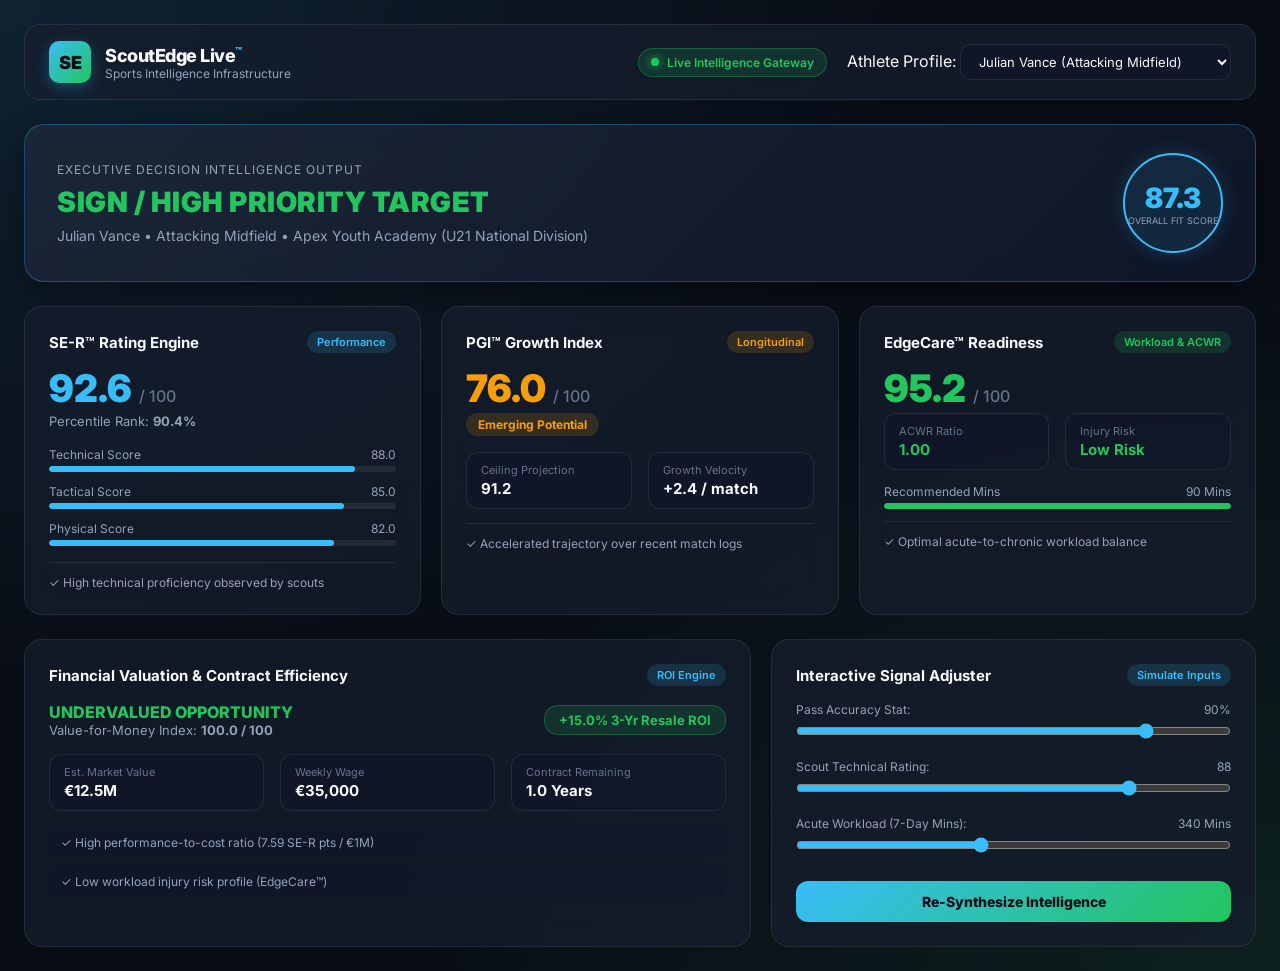
<file: web/index.html>
<!DOCTYPE html>
<html lang="en">
<head>
    <meta charset="UTF-8">
    <meta name="viewport" content="width=device-width, initial-scale=1.0">
    <title>ScoutEdge Live™ — Sports Intelligence Infrastructure</title>
    <meta name="description" content="AI-powered sports intelligence infrastructure for athlete evaluation, growth tracking, readiness monitoring, and decision intelligence.">
    <!-- Google Fonts: Inter -->
    <link rel="preconnect" href="https://fonts.googleapis.com">
    <link rel="preconnect" href="https://fonts.gstatic.com" crossorigin>
    <link href="https://fonts.googleapis.com/css2?family=Inter:wght@300;400;500;600;700;800;900&display=swap" rel="stylesheet">
    <link rel="stylesheet" href="styles.css">
</head>
<body>
    <div class="app-layout">
        <!-- Sidebar Header -->
        <header class="navbar">
            <div class="brand">
                <div class="logo-icon">SE</div>
                <div class="brand-text">
                    <span class="title">ScoutEdge Live<span class="tm">™</span></span>
                    <span class="subtitle">Sports Intelligence Infrastructure</span>
                </div>
            </div>
            
            <div class="header-controls">
                <div class="status-indicator">
                    <span class="dot"></span> Live Intelligence Gateway
                </div>
                <div class="athlete-select-wrapper">
                    <label for="athleteSelect">Athlete Profile:</label>
                    <select id="athleteSelect" class="styled-select">
                        <option value="julian_vance">Julian Vance (Attacking Midfield)</option>
                        <option value="kylian_mbappe">Kylian Mbappe-Vance (Left Winger)</option>
                        <option value="arda_guler">Arda Guler-Vance (Playmaker)</option>
                        <option value="florian_wirtz">Florian Wirtz (Advanced Midfield)</option>
                    </select>
                </div>
            </div>
        </header>

        <!-- Main Dashboard Container -->
        <main class="dashboard-container">
            <!-- Executive Decision Banner -->
            <section class="banner-card glow-banner">
                <div class="banner-left">
                    <div class="label">Executive Decision Intelligence Output</div>
                    <div class="recommendation-badge" id="recBadge">SIGN / HIGH PRIORITY TARGET</div>
                    <div class="athlete-bio" id="athleteBio">Julian Vance • Attacking Midfield • Apex Youth Academy (U21 National Division)</div>
                </div>
                <div class="banner-right">
                    <div class="fit-score-ring">
                        <div class="fit-score-val" id="fitScore">87.3</div>
                        <div class="fit-score-lbl">Overall Fit Score</div>
                    </div>
                </div>
            </section>

            <!-- 3-Column Metrics Grid -->
            <div class="metrics-grid">
                <!-- SE-R Rating Engine Card -->
                <div class="glass-card">
                    <div class="card-header">
                        <h3>SE-R™ Rating Engine</h3>
                        <span class="tag">Performance</span>
                    </div>
                    <div class="big-score" id="serRating">92.6 <span class="max">/ 100</span></div>
                    <div class="percentile-label">Percentile Rank: <strong id="serPercentile">90.4%</strong></div>
                    
                    <div class="progress-list">
                        <div class="progress-item">
                            <div class="progress-meta"><span>Technical Score</span><span id="serTech">88.0</span></div>
                            <div class="progress-bar"><div class="fill" id="fillTech" style="width: 88%;"></div></div>
                        </div>
                        <div class="progress-item">
                            <div class="progress-meta"><span>Tactical Score</span><span id="serTact">85.0</span></div>
                            <div class="progress-bar"><div class="fill" id="fillTact" style="width: 85%;"></div></div>
                        </div>
                        <div class="progress-item">
                            <div class="progress-meta"><span>Physical Score</span><span id="serPhys">82.0</span></div>
                            <div class="progress-bar"><div class="fill" id="fillPhys" style="width: 82%;"></div></div>
                        </div>
                    </div>
                    
                    <div class="card-footer-note" id="serDriver">
                        ✓ High technical proficiency observed by scouts
                    </div>
                </div>

                <!-- PGI Player Growth Index Card -->
                <div class="glass-card">
                    <div class="card-header">
                        <h3>PGI™ Growth Index</h3>
                        <span class="tag amber">Longitudinal</span>
                    </div>
                    <div class="big-score amber" id="pgiScore">76.0 <span class="max">/ 100</span></div>
                    <div class="stage-badge" id="pgiStage">Emerging Potential</div>
                    
                    <div class="stat-row">
                        <div class="stat-box">
                            <span class="stat-lbl">Ceiling Projection</span>
                            <span class="stat-val" id="pgiCeiling">91.2</span>
                        </div>
                        <div class="stat-box">
                            <span class="stat-lbl">Growth Velocity</span>
                            <span class="stat-val" id="pgiVelocity">+2.4 / match</span>
                        </div>
                    </div>

                    <div class="card-footer-note" id="pgiDriver">
                        ✓ Accelerated trajectory over recent match logs
                    </div>
                </div>

                <!-- EdgeCare Readiness Card -->
                <div class="glass-card">
                    <div class="card-header">
                        <h3>EdgeCare™ Readiness</h3>
                        <span class="tag green">Workload & ACWR</span>
                    </div>
                    <div class="big-score green" id="edgeReadiness">95.2 <span class="max">/ 100</span></div>
                    
                    <div class="stat-row">
                        <div class="stat-box">
                            <span class="stat-lbl">ACWR Ratio</span>
                            <span class="stat-val green" id="edgeACWR">1.00</span>
                        </div>
                        <div class="stat-box">
                            <span class="stat-lbl">Injury Risk</span>
                            <span class="stat-val green" id="edgeRisk">Low Risk</span>
                        </div>
                    </div>

                    <div class="progress-item" style="margin-top: 14px;">
                        <div class="progress-meta"><span>Recommended Mins</span><span id="edgeMins">90 Mins</span></div>
                        <div class="progress-bar"><div class="fill green" style="width: 100%;"></div></div>
                    </div>

                    <div class="card-footer-note" id="edgeDriver">
                        ✓ Optimal acute-to-chronic workload balance
                    </div>
                </div>
            </div>

            <!-- Bottom 2-Column Split: Financials & Interactive Adjuster -->
            <div class="split-grid">
                <!-- Financial Valuation Card -->
                <div class="glass-card">
                    <div class="card-header">
                        <h3>Financial Valuation & Contract Efficiency</h3>
                        <span class="tag blue">ROI Engine</span>
                    </div>

                    <div class="financial-val-header">
                        <div>
                            <div class="val-cat" id="finCategory">UNDERVALUED OPPORTUNITY</div>
                            <div class="val-sub">Value-for-Money Index: <strong id="finVfm">100.0 / 100</strong></div>
                        </div>
                        <div class="roi-badge" id="finRoi">+15.0% 3-Yr Resale ROI</div>
                    </div>

                    <div class="stat-row" style="margin-top: 16px;">
                        <div class="stat-box">
                            <span class="stat-lbl">Est. Market Value</span>
                            <span class="stat-val" id="finMarketVal">€12.5M</span>
                        </div>
                        <div class="stat-box">
                            <span class="stat-lbl">Weekly Wage</span>
                            <span class="stat-val" id="finWage">€35,000</span>
                        </div>
                        <div class="stat-box">
                            <span class="stat-lbl">Contract Remaining</span>
                            <span class="stat-val" id="finContract">1.0 Years</span>
                        </div>
                    </div>

                    <div class="reason-list" id="explainReasons">
                        <div class="reason-chip">✓ High performance-to-cost ratio (7.59 SE-R pts / €1M)</div>
                        <div class="reason-chip">✓ Low workload injury risk profile (EdgeCare™)</div>
                    </div>
                </div>

                <!-- Interactive Signal Adjuster Card -->
                <div class="glass-card">
                    <div class="card-header">
                        <h3>Interactive Signal Adjuster</h3>
                        <span class="tag">Simulate Inputs</span>
                    </div>

                    <div class="slider-group">
                        <div class="slider-label">
                            <span>Pass Accuracy Stat:</span>
                            <span id="lblPassAcc">90%</span>
                        </div>
                        <input type="range" id="sliderPassAcc" min="50" max="99" value="90" class="styled-slider">
                    </div>

                    <div class="slider-group">
                        <div class="slider-label">
                            <span>Scout Technical Rating:</span>
                            <span id="lblScoutTech">88</span>
                        </div>
                        <input type="range" id="sliderScoutTech" min="50" max="99" value="88" class="styled-slider">
                    </div>

                    <div class="slider-group">
                        <div class="slider-label">
                            <span>Acute Workload (7-Day Mins):</span>
                            <span id="lblWorkload">340 Mins</span>
                        </div>
                        <input type="range" id="sliderWorkload" min="150" max="600" value="340" class="styled-slider">
                    </div>

                    <button id="btnRecalculate" class="action-btn">Re-Synthesize Intelligence</button>
                </div>
            </div>
        </main>
    </div>

    <script src="app.js"></script>
</body>
</html>
</file>
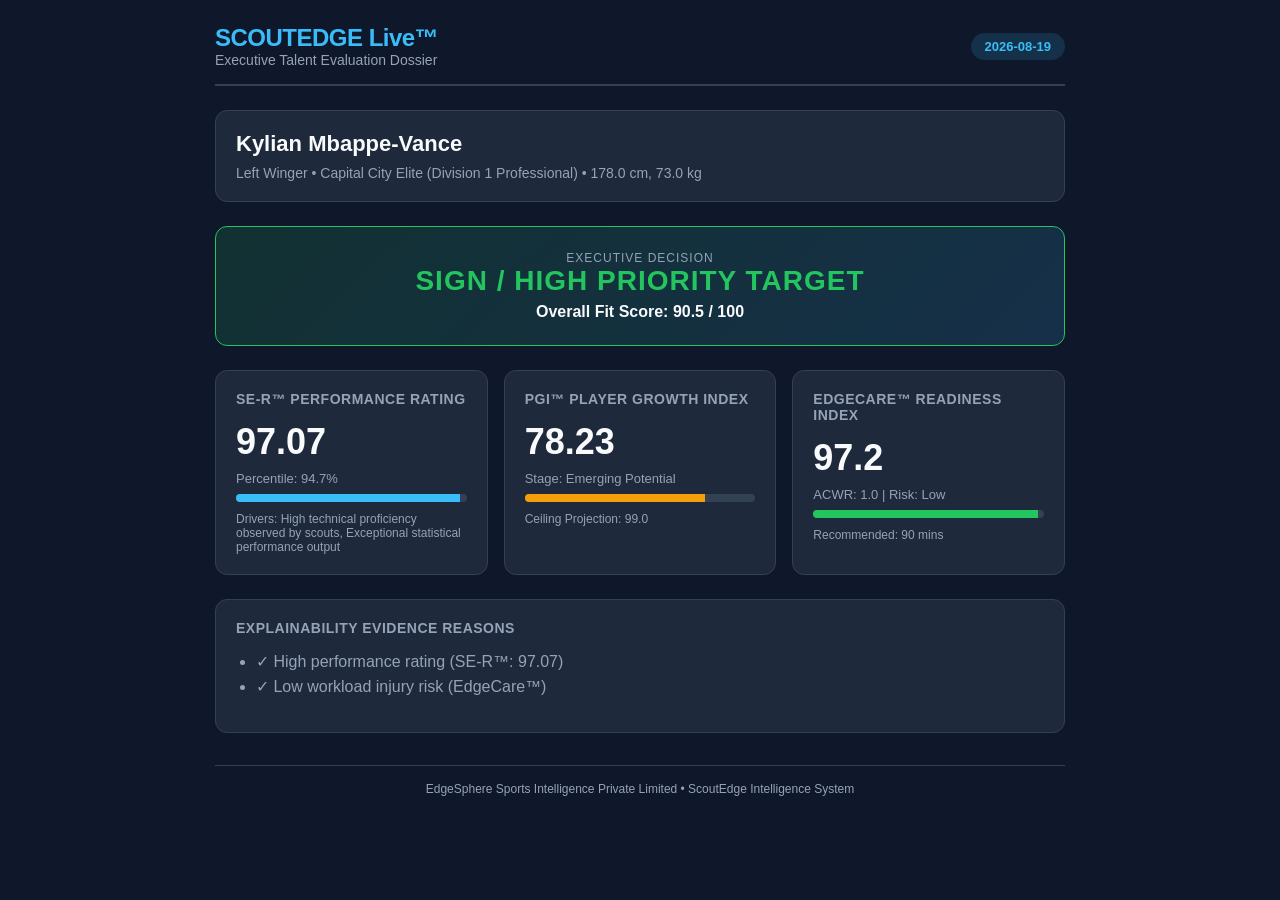
<file: examples/output/executive_report.html>
<!DOCTYPE html>
<html lang="en">
<head>
    <meta charset="UTF-8">
    <meta name="viewport" content="width=device-width, initial-scale=1.0">
    <title>ScoutEdge Dossier — Kylian Mbappe-Vance</title>
    <style>
        :root {
            --bg-color: #0f172a;
            --card-bg: #1e293b;
            --accent-blue: #38bdf8;
            --accent-green: #22c55e;
            --accent-amber: #f59e0b;
            --text-main: #f8fafc;
            --text-muted: #94a3b8;
            --border-color: #334155;
        }
        body {
            font-family: -apple-system, BlinkMacSystemFont, "Segoe UI", Roboto, Helvetica, Arial, sans-serif;
            background-color: var(--bg-color);
            color: var(--text-main);
            margin: 0;
            padding: 24px;
        }
        .container {
            max-width: 850px;
            margin: 0 auto;
        }
        .header {
            border-bottom: 2px solid var(--border-color);
            padding-bottom: 16px;
            margin-bottom: 24px;
            display: flex;
            justify-content: space-between;
            align-items: center;
        }
        .brand {
            font-size: 24px;
            font-weight: 800;
            letter-spacing: -0.5px;
            color: var(--accent-blue);
        }
        .badge {
            background: rgba(56, 189, 248, 0.15);
            color: var(--accent-blue);
            padding: 6px 14px;
            border-radius: 20px;
            font-size: 13px;
            font-weight: 600;
        }
        .grid {
            display: grid;
            grid-template-columns: repeat(auto-fit, minmax(260px, 1fr));
            gap: 16px;
            margin-bottom: 24px;
        }
        .card {
            background: var(--card-bg);
            border: 1px solid var(--border-color);
            border-radius: 12px;
            padding: 20px;
        }
        .card h3 {
            margin-top: 0;
            font-size: 14px;
            text-transform: uppercase;
            letter-spacing: 0.5px;
            color: var(--text-muted);
        }
        .score {
            font-size: 36px;
            font-weight: 800;
            color: var(--text-main);
            margin: 8px 0;
        }
        .bar-bg {
            background: #334155;
            height: 8px;
            border-radius: 4px;
            overflow: hidden;
            margin-top: 8px;
        }
        .bar-fill {
            background: var(--accent-blue);
            height: 100%;
        }
        .recommendation-box {
            background: linear-gradient(135deg, rgba(34, 197, 94, 0.15), rgba(56, 189, 248, 0.15));
            border: 1px solid var(--accent-green);
            border-radius: 12px;
            padding: 24px;
            margin-bottom: 24px;
            text-align: center;
        }
        .recommendation-title {
            font-size: 28px;
            font-weight: 900;
            color: var(--accent-green);
            letter-spacing: 1px;
        }
        ul {
            padding-left: 20px;
            color: var(--text-muted);
        }
        li {
            margin-bottom: 6px;
        }
        .footer {
            text-align: center;
            font-size: 12px;
            color: var(--text-muted);
            margin-top: 32px;
            border-top: 1px solid var(--border-color);
            padding-top: 16px;
        }
    </style>
</head>
<body>
    <div class="container">
        <div class="header">
            <div>
                <div class="brand">SCOUTEDGE Live™</div>
                <div style="color: var(--text-muted); font-size: 14px;">Executive Talent Evaluation Dossier</div>
            </div>
            <div class="badge">2026-08-19</div>
        </div>

        <div class="card" style="margin-bottom: 24px;">
            <h2 style="margin: 0 0 8px 0; font-size: 22px;">Kylian Mbappe-Vance</h2>
            <div style="color: var(--text-muted); font-size: 14px;">
                Left Winger • Capital City Elite (Division 1 Professional) • 178.0 cm, 73.0 kg
            </div>
        </div>

        <div class="recommendation-box">
            <div style="font-size: 12px; text-transform: uppercase; color: var(--text-muted); letter-spacing: 1px;">Executive Decision</div>
            <div class="recommendation-title">SIGN / HIGH PRIORITY TARGET</div>
            <div style="margin-top: 6px; font-weight: 600; color: var(--text-main);">Overall Fit Score: 90.5 / 100</div>
        </div>

        <div class="grid">
            <div class="card">
                <h3>SE-R™ Performance Rating</h3>
                <div class="score">97.07</div>
                <div style="font-size: 13px; color: var(--text-muted);">Percentile: 94.7%</div>
                <div class="bar-bg"><div class="bar-fill" style="width: 97.07%;"></div></div>
                <div style="font-size: 12px; color: var(--text-muted); margin-top: 10px;">Drivers: High technical proficiency observed by scouts, Exceptional statistical performance output</div>
            </div>

            <div class="card">
                <h3>PGI™ Player Growth Index</h3>
                <div class="score">78.23</div>
                <div style="font-size: 13px; color: var(--text-muted);">Stage: Emerging Potential</div>
                <div class="bar-bg"><div class="bar-fill" style="width: 78.23%; background: var(--accent-amber);"></div></div>
                <div style="font-size: 12px; color: var(--text-muted); margin-top: 10px;">Ceiling Projection: 99.0</div>
            </div>

            <div class="card">
                <h3>EdgeCare™ Readiness Index</h3>
                <div class="score">97.2</div>
                <div style="font-size: 13px; color: var(--text-muted);">ACWR: 1.0 | Risk: Low</div>
                <div class="bar-bg"><div class="bar-fill" style="width: 97.2%; background: var(--accent-green);"></div></div>
                <div style="font-size: 12px; color: var(--text-muted); margin-top: 10px;">Recommended: 90 mins</div>
            </div>
        </div>

        <div class="card">
            <h3>Explainability Evidence Reasons</h3>
            <ul>
                <li>✓ High performance rating (SE-R™: 97.07)</li><li>✓ Low workload injury risk (EdgeCare™)</li>
            </ul>
        </div>

        <div class="footer">
            EdgeSphere Sports Intelligence Private Limited • ScoutEdge Intelligence System
        </div>
    </div>
</body>
</html>
</file>
<file: web/styles.css>
/* ScoutEdge Glassmorphic Design System */

:root {
    --bg-dark: #090d16;
    --card-bg: rgba(22, 30, 46, 0.7);
    --card-border: rgba(255, 255, 255, 0.08);
    --text-primary: #f8fafc;
    --text-secondary: #94a3b8;
    --text-muted: #64748b;
    
    --cyan: #38bdf8;
    --emerald: #22c55e;
    --amber: #f59e0b;
    --purple: #a855f7;
    --rose: #f43f5e;
    
    --glow-cyan: rgba(56, 189, 248, 0.15);
    --glow-emerald: rgba(34, 197, 94, 0.15);
}

* {
    box-sizing: border-box;
    margin: 0;
    padding: 0;
}

body {
    font-family: 'Inter', -apple-system, BlinkMacSystemFont, sans-serif;
    background-color: var(--bg-dark);
    background-image: 
        radial-gradient(at 0% 0%, rgba(56, 189, 248, 0.12) 0px, transparent 50%),
        radial-gradient(at 100% 100%, rgba(34, 197, 94, 0.1) 0px, transparent 50%);
    color: var(--text-primary);
    min-height: 100vh;
    padding: 24px;
}

.app-layout {
    max-width: 1280px;
    margin: 0 auto;
}

/* Header Navbar */
.navbar {
    display: flex;
    justify-content: space-between;
    align-items: center;
    background: var(--card-bg);
    backdrop-filter: blur(16px);
    border: 1px solid var(--card-border);
    border-radius: 16px;
    padding: 16px 24px;
    margin-bottom: 24px;
}

.brand {
    display: flex;
    align-items: center;
    gap: 14px;
}

.logo-icon {
    width: 42px;
    height: 42px;
    background: linear-gradient(135deg, var(--cyan), var(--emerald));
    color: #090d16;
    font-weight: 900;
    font-size: 18px;
    border-radius: 10px;
    display: flex;
    align-items: center;
    justify-content: center;
    box-shadow: 0 4px 14px rgba(56, 189, 248, 0.3);
}

.brand-text {
    display: flex;
    flex-direction: column;
}

.brand-text .title {
    font-size: 18px;
    font-weight: 800;
    letter-spacing: -0.5px;
    color: var(--text-primary);
}

.brand-text .tm {
    font-size: 11px;
    color: var(--cyan);
    vertical-align: super;
}

.brand-text .subtitle {
    font-size: 12px;
    color: var(--text-secondary);
}

.header-controls {
    display: flex;
    align-items: center;
    gap: 20px;
}

.status-indicator {
    font-size: 12px;
    font-weight: 600;
    color: var(--emerald);
    display: flex;
    align-items: center;
    gap: 8px;
    background: var(--glow-emerald);
    padding: 6px 12px;
    border-radius: 20px;
    border: 1px solid rgba(34, 197, 94, 0.3);
}

.status-indicator .dot {
    width: 8px;
    height: 8px;
    background-color: var(--emerald);
    border-radius: 50%;
    box-shadow: 0 0 8px var(--emerald);
}

.styled-select {
    background: rgba(15, 23, 42, 0.8);
    color: var(--text-primary);
    border: 1px solid var(--card-border);
    padding: 8px 14px;
    border-radius: 10px;
    font-family: inherit;
    font-size: 13px;
    cursor: pointer;
}

/* Dashboard Banner */
.glow-banner {
    background: linear-gradient(135deg, rgba(30, 41, 59, 0.8), rgba(15, 23, 42, 0.9));
    backdrop-filter: blur(16px);
    border: 1px solid rgba(56, 189, 248, 0.3);
    border-radius: 20px;
    padding: 28px 32px;
    margin-bottom: 24px;
    display: flex;
    justify-content: space-between;
    align-items: center;
    box-shadow: 0 10px 30px rgba(0, 0, 0, 0.4);
}

.banner-left .label {
    font-size: 12px;
    text-transform: uppercase;
    letter-spacing: 1px;
    color: var(--text-secondary);
    margin-bottom: 8px;
}

.recommendation-badge {
    font-size: 28px;
    font-weight: 900;
    letter-spacing: 0.5px;
    color: var(--emerald);
    margin-bottom: 8px;
}

.athlete-bio {
    font-size: 14px;
    color: var(--text-secondary);
}

.fit-score-ring {
    background: rgba(56, 189, 248, 0.1);
    border: 2px solid var(--cyan);
    border-radius: 50%;
    width: 100px;
    height: 100px;
    display: flex;
    flex-direction: column;
    align-items: center;
    justify-content: center;
    box-shadow: 0 0 20px rgba(56, 189, 248, 0.2);
}

.fit-score-val {
    font-size: 28px;
    font-weight: 900;
    color: var(--cyan);
}

.fit-score-lbl {
    font-size: 9px;
    text-transform: uppercase;
    color: var(--text-secondary);
}

/* Glass Cards & Grid */
.metrics-grid {
    display: grid;
    grid-template-columns: repeat(auto-fit, minmax(320px, 1fr));
    gap: 20px;
    margin-bottom: 24px;
}

.split-grid {
    display: grid;
    grid-template-columns: 1.5fr 1fr;
    gap: 20px;
}

@media (max-width: 900px) {
    .split-grid {
        grid-template-columns: 1fr;
    }
}

.glass-card {
    background: var(--card-bg);
    backdrop-filter: blur(16px);
    border: 1px solid var(--card-border);
    border-radius: 18px;
    padding: 24px;
    transition: transform 0.2s ease, border-color 0.2s ease;
}

.glass-card:hover {
    border-color: rgba(56, 189, 248, 0.3);
    transform: translateY(-2px);
}

.card-header {
    display: flex;
    justify-content: space-between;
    align-items: center;
    margin-bottom: 16px;
}

.card-header h3 {
    font-size: 15px;
    font-weight: 700;
    color: var(--text-primary);
}

.tag {
    font-size: 11px;
    font-weight: 600;
    color: var(--cyan);
    background: var(--glow-cyan);
    padding: 4px 10px;
    border-radius: 12px;
}

.tag.amber { color: var(--amber); background: rgba(245, 158, 11, 0.15); }
.tag.green { color: var(--emerald); background: var(--glow-emerald); }
.tag.blue { color: var(--cyan); background: var(--glow-cyan); }

.big-score {
    font-size: 38px;
    font-weight: 900;
    color: var(--cyan);
    line-height: 1;
    margin-bottom: 6px;
}

.big-score.amber { color: var(--amber); }
.big-score.green { color: var(--emerald); }

.big-score .max {
    font-size: 16px;
    color: var(--text-muted);
    font-weight: 500;
}

.percentile-label {
    font-size: 13px;
    color: var(--text-secondary);
    margin-bottom: 18px;
}

.progress-list {
    display: flex;
    flex-direction: column;
    gap: 12px;
    margin-bottom: 16px;
}

.progress-meta {
    display: flex;
    justify-content: space-between;
    font-size: 12px;
    color: var(--text-secondary);
    margin-bottom: 4px;
}

.progress-bar {
    height: 6px;
    background: rgba(255, 255, 255, 0.08);
    border-radius: 3px;
    overflow: hidden;
}

.progress-bar .fill {
    height: 100%;
    background: var(--cyan);
    border-radius: 3px;
    transition: width 0.4s ease;
}

.progress-bar .fill.green { background: var(--emerald); }

.stage-badge {
    display: inline-block;
    background: rgba(245, 158, 11, 0.15);
    color: var(--amber);
    font-weight: 700;
    font-size: 12px;
    padding: 4px 12px;
    border-radius: 12px;
    margin-bottom: 16px;
}

.stat-row {
    display: flex;
    gap: 16px;
    margin-bottom: 14px;
}

.stat-box {
    flex: 1;
    background: rgba(15, 23, 42, 0.6);
    border: 1px solid var(--card-border);
    padding: 10px 14px;
    border-radius: 12px;
    display: flex;
    flex-direction: column;
}

.stat-lbl {
    font-size: 11px;
    color: var(--text-muted);
    margin-bottom: 2px;
}

.stat-val {
    font-size: 15px;
    font-weight: 700;
    color: var(--text-primary);
}

.stat-val.green { color: var(--emerald); }

.card-footer-note {
    font-size: 12px;
    color: var(--text-secondary);
    border-top: 1px solid var(--card-border);
    padding-top: 12px;
    margin-top: 12px;
}

/* Financial Card Specifics */
.financial-val-header {
    display: flex;
    justify-content: space-between;
    align-items: center;
    margin-bottom: 12px;
}

.val-cat {
    font-size: 16px;
    font-weight: 800;
    color: var(--emerald);
}

.val-sub {
    font-size: 13px;
    color: var(--text-secondary);
}

.roi-badge {
    background: var(--glow-emerald);
    color: var(--emerald);
    border: 1px solid rgba(34, 197, 94, 0.3);
    padding: 6px 14px;
    border-radius: 14px;
    font-size: 13px;
    font-weight: 700;
}

.reason-list {
    display: flex;
    flex-direction: column;
    gap: 8px;
    margin-top: 16px;
}

.reason-chip {
    font-size: 12px;
    color: var(--text-secondary);
    background: rgba(15, 23, 42, 0.5);
    padding: 8px 12px;
    border-radius: 8px;
}

/* Sliders */
.slider-group {
    margin-bottom: 16px;
}

.slider-label {
    display: flex;
    justify-content: space-between;
    font-size: 12px;
    color: var(--text-secondary);
    margin-bottom: 6px;
}

.styled-slider {
    width: 100%;
    accent-color: var(--cyan);
    cursor: pointer;
}

.action-btn {
    width: 100%;
    background: linear-gradient(135deg, var(--cyan), var(--emerald));
    color: #090d16;
    font-family: inherit;
    font-size: 14px;
    font-weight: 800;
    padding: 12px;
    border: none;
    border-radius: 12px;
    cursor: pointer;
    transition: opacity 0.2s ease;
    margin-top: 8px;
}

.action-btn:hover {
    opacity: 0.9;
}
</file>
